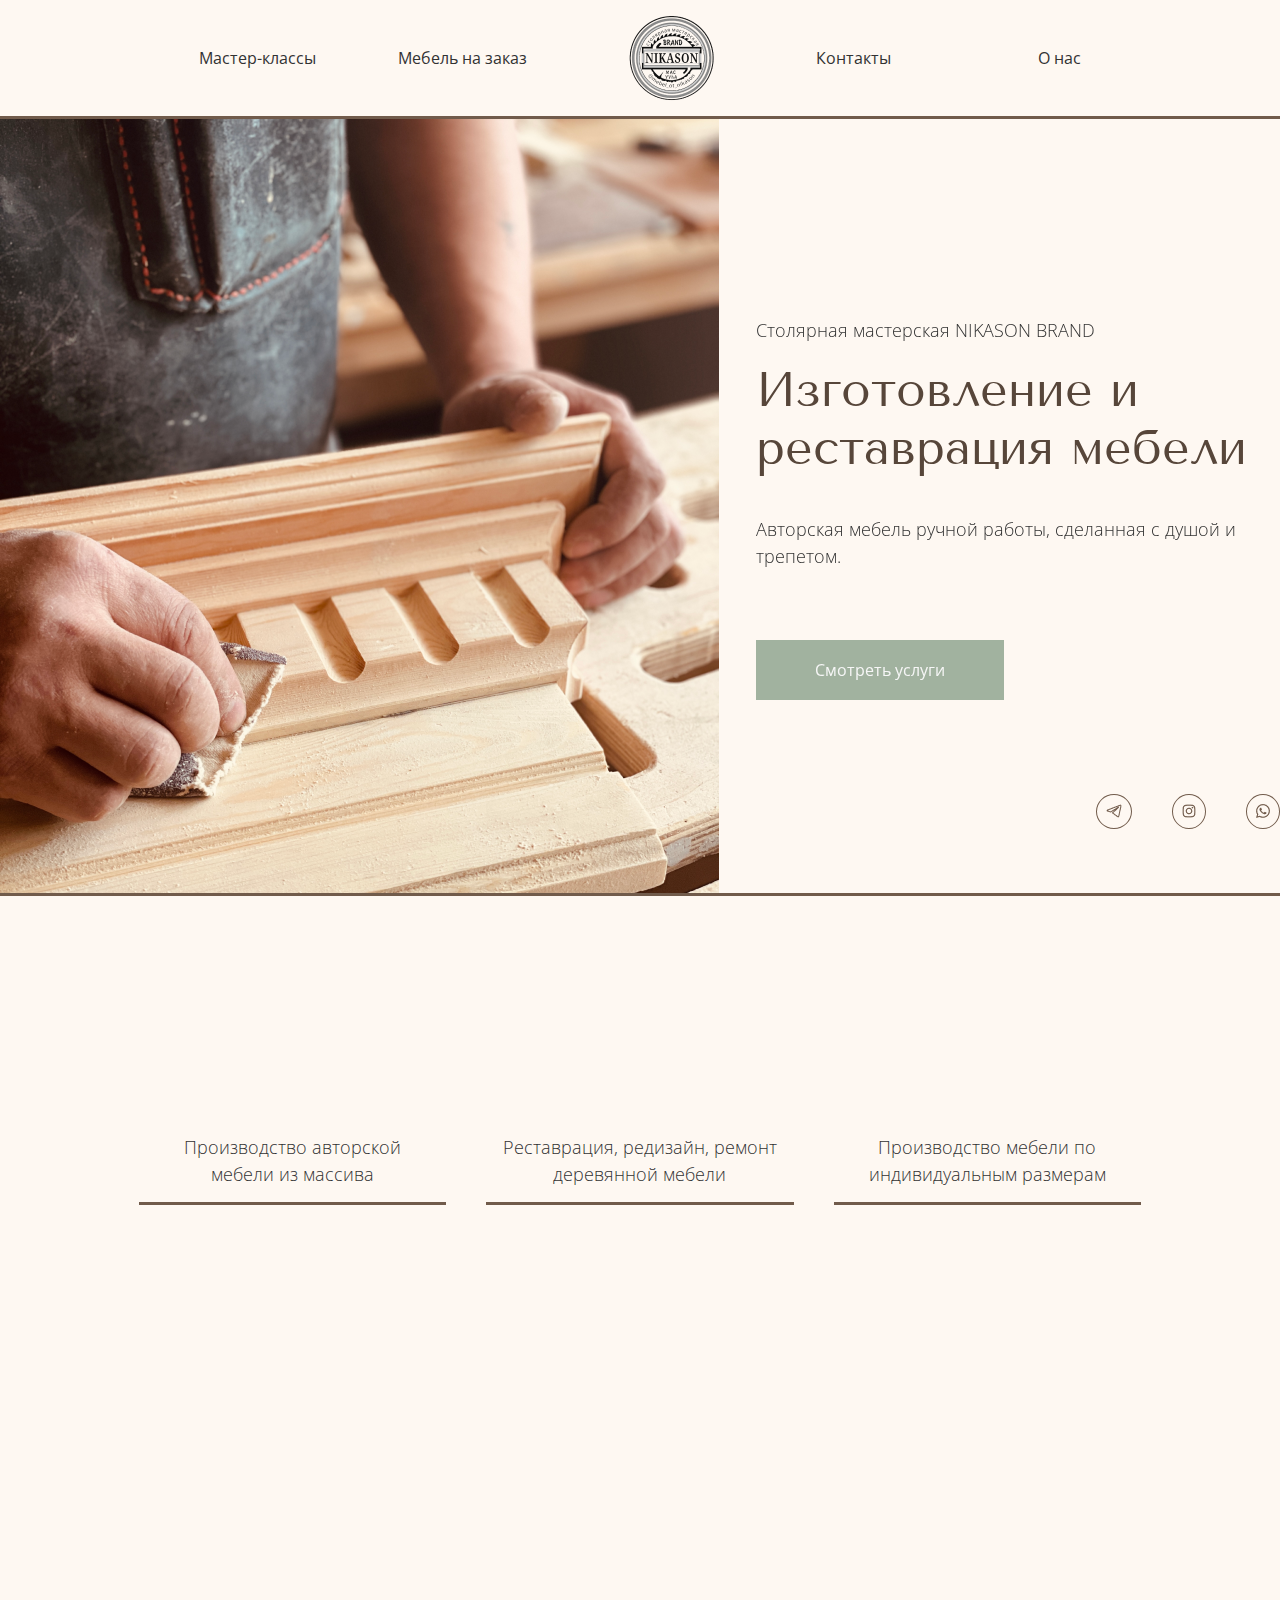
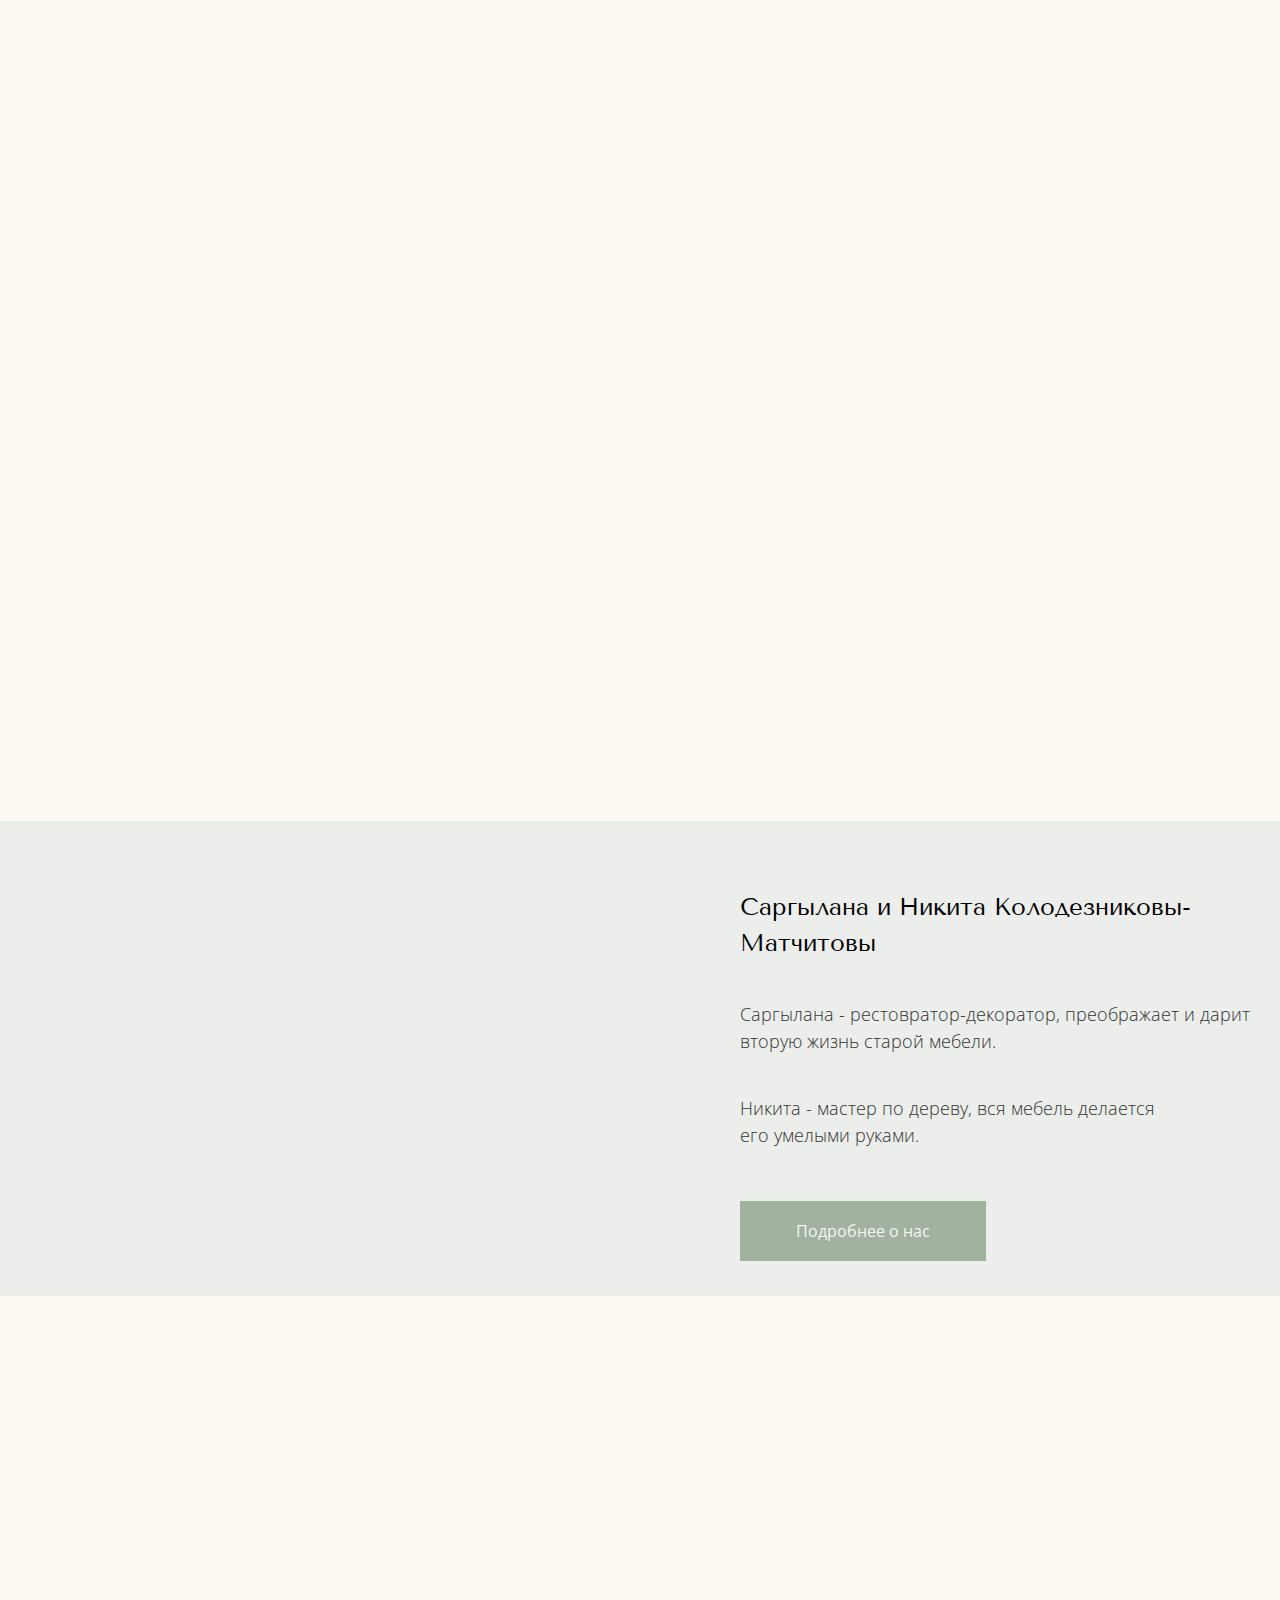
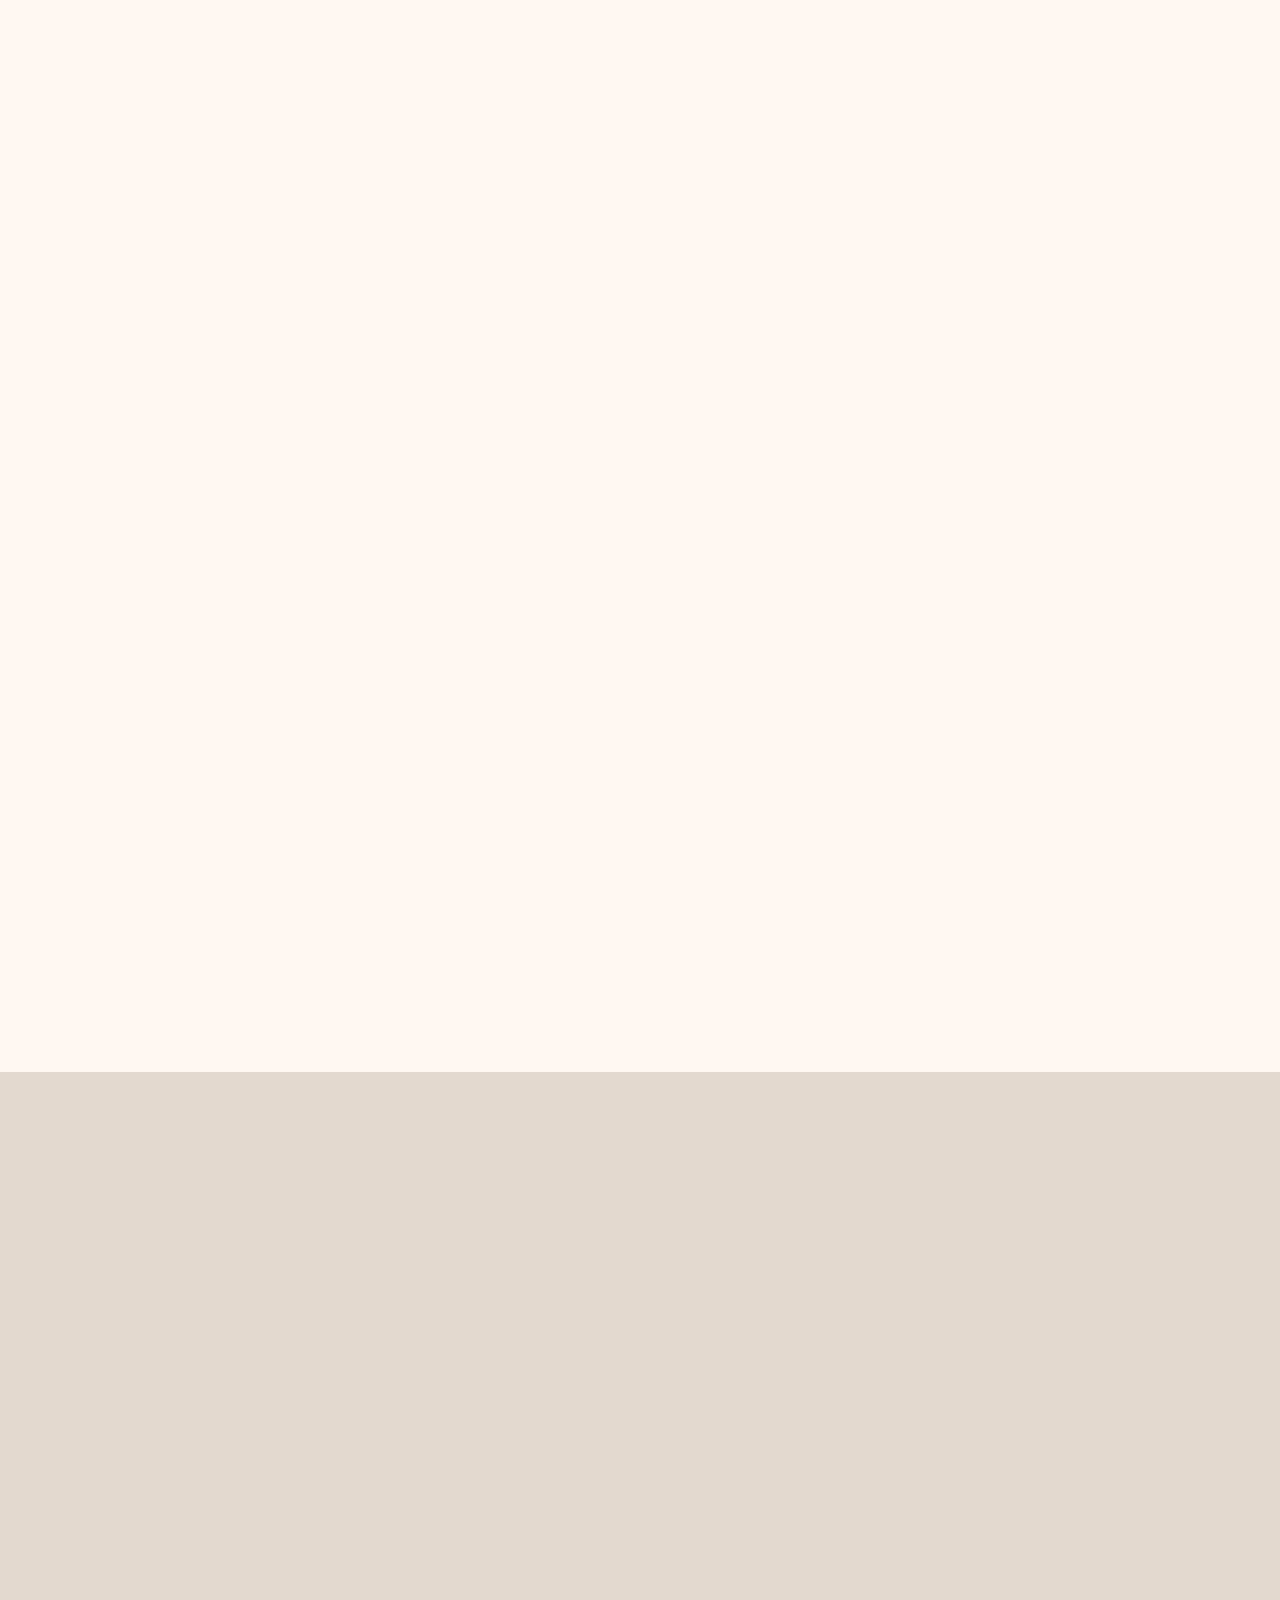
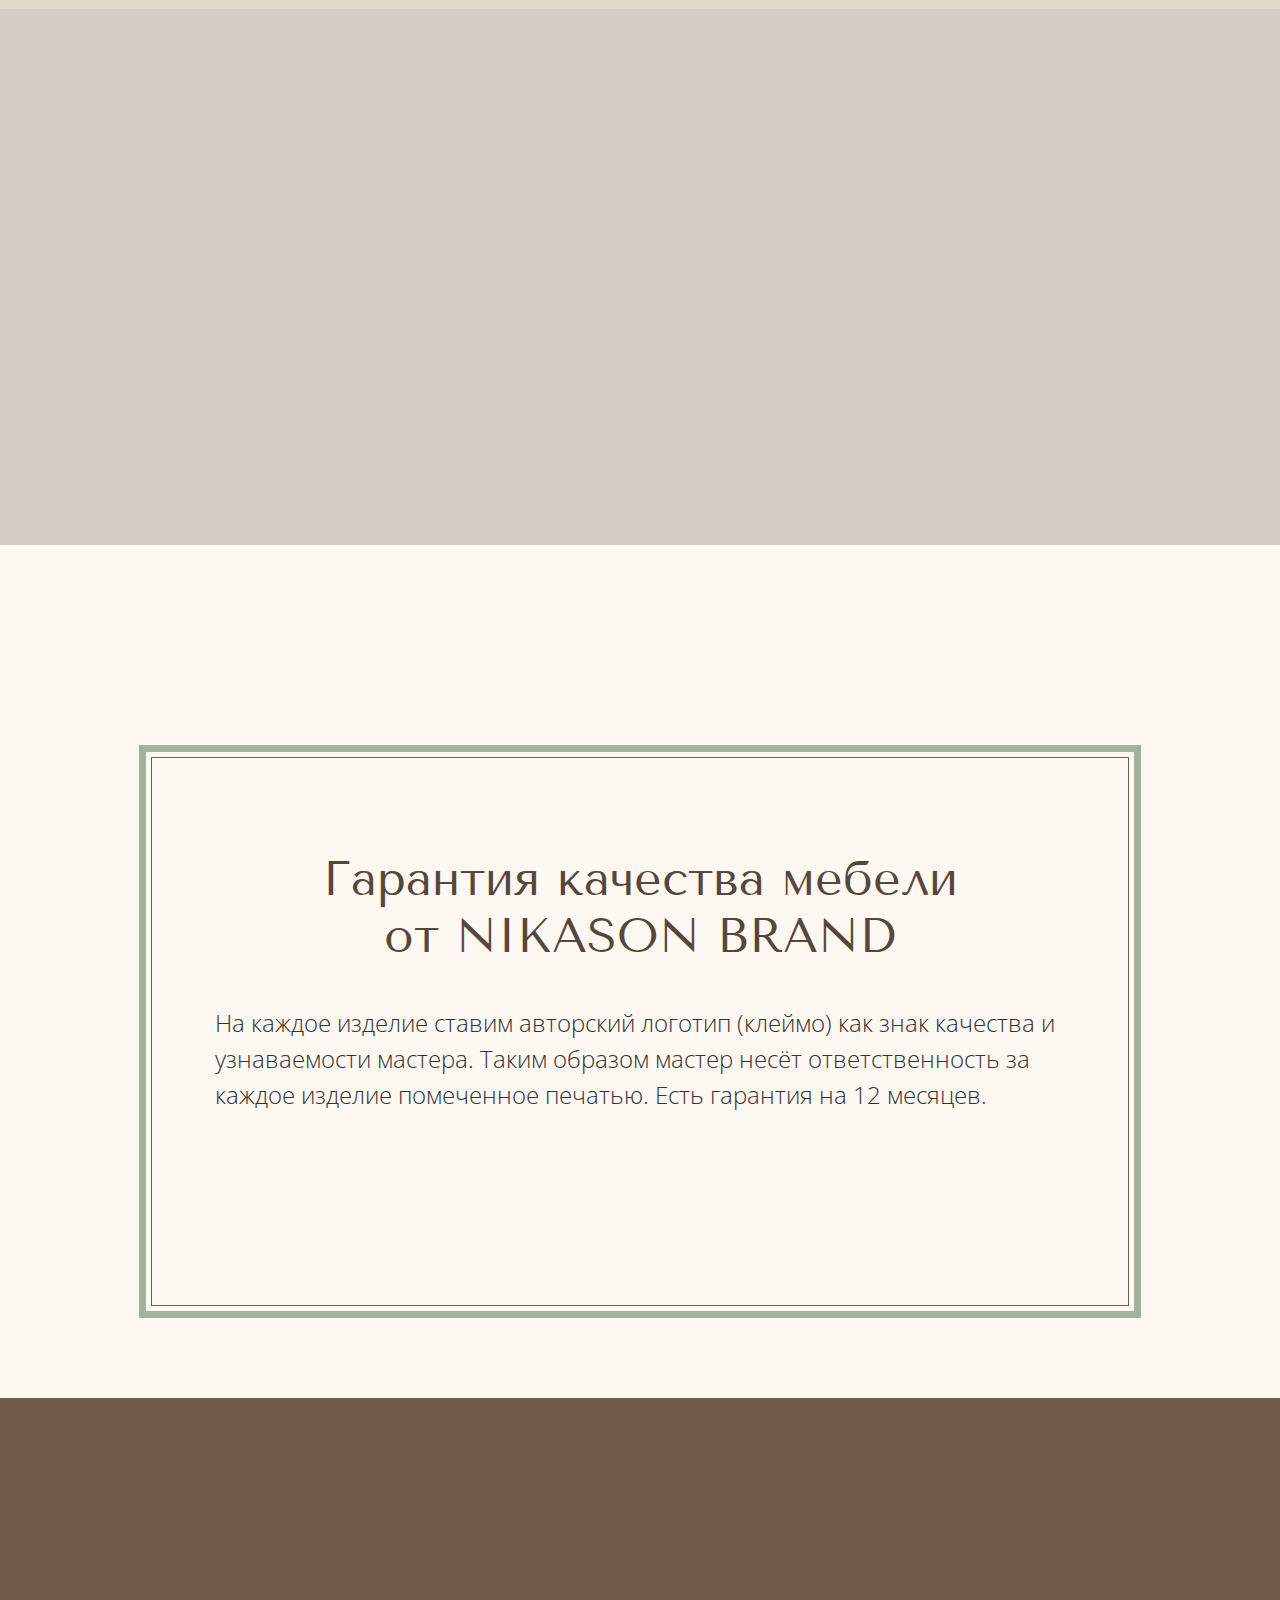
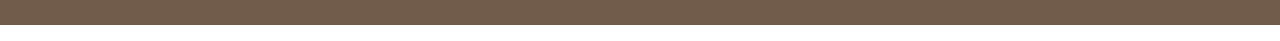
<file: pages/prototype/index.html>
<!DOCTYPE html>
<html lang="en">
<head>
    <meta charset="UTF-8">
    <meta http-equiv="X-UA-Compatible" content="IE=edge">
    <meta name="viewport" content="width=device-width, initial-scale=1.0">
    <link rel="stylesheet" href="../prototype/index.html">
    <link rel="stylesheet" href="../prototype/style/style.css">
    <link rel="stylesheet" href="../prototype/style/fonts.css">
    <link href="https://unpkg.com/aos@2.3.1/dist/aos.css" rel="stylesheet">
    <link rel="icon" href="../../assets/img/logo.png">
    <title>Столярная мастерская NIKASON BRAND</title>
</head>
<body>
    <header class="header">
        <div class="container">
            <nav class="header__nav">
                <div class="header__menu">
                    <span></span>
                    <span></span>
                    <span></span>
                </div>
                
                <div class="hn__block">
                    <div class="exit">
                        X
                    </div>
                    <ul class="hn__list-1">
                        <li>
                            <a class="hn__list-link" href="../мастер_классы/index.html">Мастер-классы</a>
                        </li>
                        <li>
                            <a class="hn__list-link" href="#">Мебель на заказ</a>
                        </li>
                    </ul>
                    <a class="hn__image" href="#"><img src="../../assets/img/logo.png" alt=""></a>
                    <ul class="hn__list-2">
                        <li>
                            <a class="hn__list-link" href="#">Контакты</a>
                        </li>
                        <li>
                            <a class="hn__list-link" href="#">О нас</a>
                        </li>
                    </ul>
                </div>
            </nav>
        </div>
    </header>
    <main class="main">
        <section class="first__section">
           
                <div class="fs__block">
                    <img class="fsimg" src="./images/first__section-preparing.png" alt="">
                    <div class="fs__block--right" data-aos="fade-left">
                        <p>Столярная мастерская NIKASON BRAND</p>
                        <h2>Изготовление и <br> реставрация мебели</h2>
                        <p>Авторская мебель ручной работы, сделанная с душой и трепетом.</p>
                        <button class="btn">Смотреть услуги</button>
                        <div class="apps" data-aos="fade-up-left">
                            <button class="btn_2"><img src="./../../assets/img/f1_img-1.png" alt=""></button>
                            <button class="btn_2"><img src="./../../assets/img/f1_img-2.png" alt=""></button>
                            <button class="btn_2 bt"><img src="./../../assets/img/f1_img-3.png" alt=""></button>
                        </div>
                    </div>
                </div>
            
        </section>
        <section class="info__section">
            <div class="container">
                <div class="is__block">
                    <h2 data-aos="fade-right">NIKASON BRAND это</h2>
                    <div class="is__block--bottom">
                        <div class="is__block--bottom-box">
                            <p>Производство авторской <br> мебели из массива</p>
                        </div>
                        <div class="is__block--bottom-box">
                            <p>Реставрация, редизайн, ремонт <br> деревянной мебели</p>
                        </div>
                        <div class="is__block--bottom-box">
                            <p>Производство мебели по  <br> индивидуальным размерам</p>
                        </div>
                    </div>
                </div>
            </div>
        </section>
        <section class="production__section">
            <div class="container">
                <div class="ps__block">
                    <h2 data-aos="fade-right">Более 10 лет мы производим</h2>
                    <div class="ps__block--bottom" data-aos="fade-up">
                        <div class="ps__block-box">
                            <img src="./images/pct_1.png" alt="">
                            <p>Двери</p>
                        </div>
                        <div class="ps__block-box">
                            <img src="./images/pct_2.png" alt="">
                            <p>Шкафы</p>
                        </div>
                        <div class="ps__block-box">
                            <img src="./images/pct_3.png" alt="">
                            <p>Столы и стулья</p>
                        </div>
                        <div class="ps__block-box">
                            <img src="./images/pct_4.png" alt="">
                            <p>Комоды</p>
                        </div>
                        <div class="ps__block-box">
                            <img src="./images/pct_5.png" alt="">
                            <p>Тумбы</p>
                        </div>
                        <div class="ps__block-box">
                            <img src="./images/pct_6.png" alt="">
                            <p>Арки</p>
                        </div>
                        <div class="ps__block-box">
                            <img src="./images/pct_7.png" alt="">
                            <p>Перегородки</p>
                        </div>
                        <div class="ps__block-box">
                            <img src="./images/pct_8.png" alt="">
                            <p>Кровати</p>
                        </div>
                    </div>
                </div>
            </div>
        </section>
        <section class="family__section">
            <div class="container">
                <h2 data-aos="fade-right">NIKASON BRAND это семейная мастеркая</h2>
            </div>
                <div class="fas__block">
                    <div class="fas__block--bottom">
                        <img data-aos="fade-right" src="./images/center_img.png" alt="">
                        <div class="fas__block--right">
                            <h3>Саргылана и Никита Колодезниковы-Матчитовы</h3>
                            <p>Саргылана - рестовратор-декоратор, преображает и дарит <br> вторую жизнь старой мебели.</p>
                            <p>Никита - мастер по дереву, вся мебель делается <br> его умелыми руками.</p>
                            <button class="btn">Подробнее о нас</button>
                        </div>
                    </div>
                </div>
            
        </section>
        <section class="video__section">
            <div class="container">
                <div class="vs__block">
                    <h2 data-aos="fade-right">Посмотрите видео о нас</h2>
                    
                    <iframe data-aos="fade-up" class="video" width="560" height="315" src="https://www.youtube.com/embed/MlaGpRXoMPc" title="YouTube video player" frameborder="0" allow="accelerometer; autoplay; clipboard-write; encrypted-media; gyroscope; picture-in-picture" allowfullscreen></iframe>
                </div>
            </div>
        </section>
        <section class="actions__sections">
            <div class="container">
                <h2 data-aos="fade-right">Наши услуги</h2>
            </div>
            <div class="order_1">
                <div class="or__block">
                    <img data-aos="fade-right" src="./images/order_1.png" alt="">
                    <div class="or__block--right" data-aos="fade-up">
                        <h3>Мебель на заказ</h3>
                        <p>Мебель под заказ по индивидуальным размерам это гарантия отличного качества, долговечность, экологичность и эксклюзивность наших изделий.</p>
                        <p>Возможность создания своего неповторимого стиля, уникальность и неповторимость каждого изделия.</p>
                        <button class="btn">Заказать мебель</button>
                    </div>
                </div>
            </div>
            <div class="order_2">
                <div class="or__block">
                    <img data-aos="fade-right" src="./images/order_2.png" alt="">
                
                    <div class="or__block--right" data-aos="fade-up">
                        <h3>Мастер-классы</h3>
                        <p>Что делать, если память о предках хочется сохранить, но к вашему интерьеру старая и испорченная мебель не подходит?</p>
                        <p>Правильно, отреставрировать его и наслаждаться не только обновлённым видом мебели, но и с теплотой помнить, что эта мебель была сделана талантливыми предками.</p>
                        <button class="btn">Купить мастер-класс</button>
                    </div>
                </div>
            </div>
        </section>
        <section class="garanty__section">
            <div class="container">
                <div class="garanty__block">
                    <div class="garanty__block-1">
                        <div class="garanty__block-2">
                            <h2>Гарантия качества мебели <br> от NIKASON BRAND</h2>
                            <p>На каждое изделие ставим авторский логотип (клеймо) как знак качества и узнаваемости мастера. Таким образом мастер несёт ответственность за каждое изделие помеченное печатью. Есть гарантия на 12 месяцев. </p>
                        </div>
                        <div class="garanty_logo">
                            <img data-aos="zoom-in" src="./../../assets/img/logo_light.png" alt="">
                        </div>
                    </div>
                </div>
            </div>
        </section>
    </main>
    <footer class="footer">
        <div class="container">
            <div class="ft__block" data-aos="fade-up">
                <p class="footer_text">ИП Колодезников-Матчитов Н.И. <br>
                    ИНН 143515646663</p>
                <ul class="ft__list">
                    <li>
                        <a class="ft__list-link" href="../мастер_классы/index.html">Мастер-классы</a>
                    </li>
                    <li>
                        <a class="ft__list-link" href="#">Мебель на заказ</a>
                    </li>
                </ul>
                <ul class="ft__list">
                    <li>
                        <a class="ft__list-link" href="#">Контакты</a>
                    </li>
                    <li>
                        <a class="ft__list-link" href="#">О нас</a>
                    </li>
                </ul>
                <ul class="ft__list">
                    <li>
                        <a class="ft__list-link" href="#">Политика кофиденциальности</a>
                    </li>
                    <li>
                        <a class="ft__list-link" href="#">Договор оферты</a>
                    </li>
                </ul>
                <div class="apps_2">
                    <button class="btn_3"><img src="./../../assets/img/f_img-1.png" alt=""></button>
                    <button class="btn_3"><img src="./../../assets/img/f_img-2.png" alt=""></button>
                    <button class="btn_3"><img src="./../../assets/img/f_img-3.png" alt=""></button>
                </div>
            </div>
        </div>
    </footer>
</body>
<script src="./script.js"></script>
<script src="https://unpkg.com/aos@2.3.1/dist/aos.js"></script>
<script>
    AOS.init();
  </script>
</html>
</file>
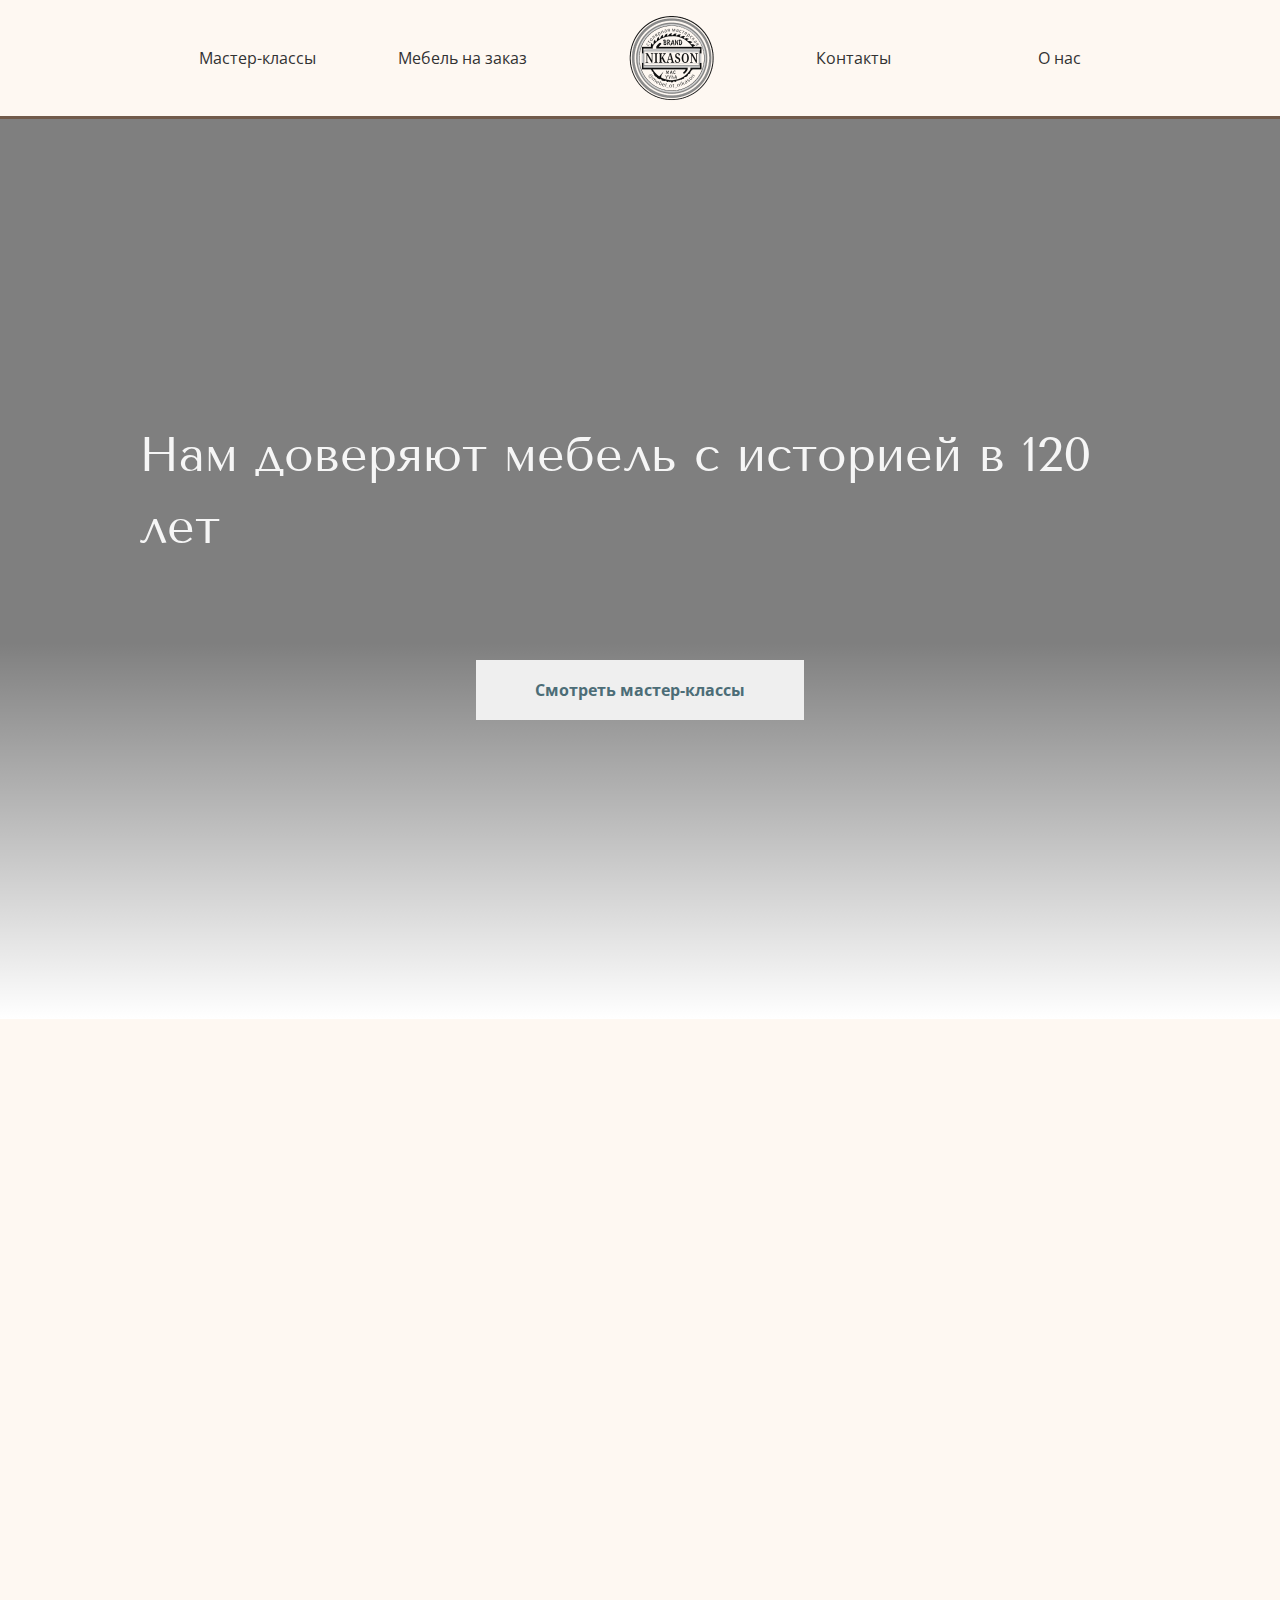
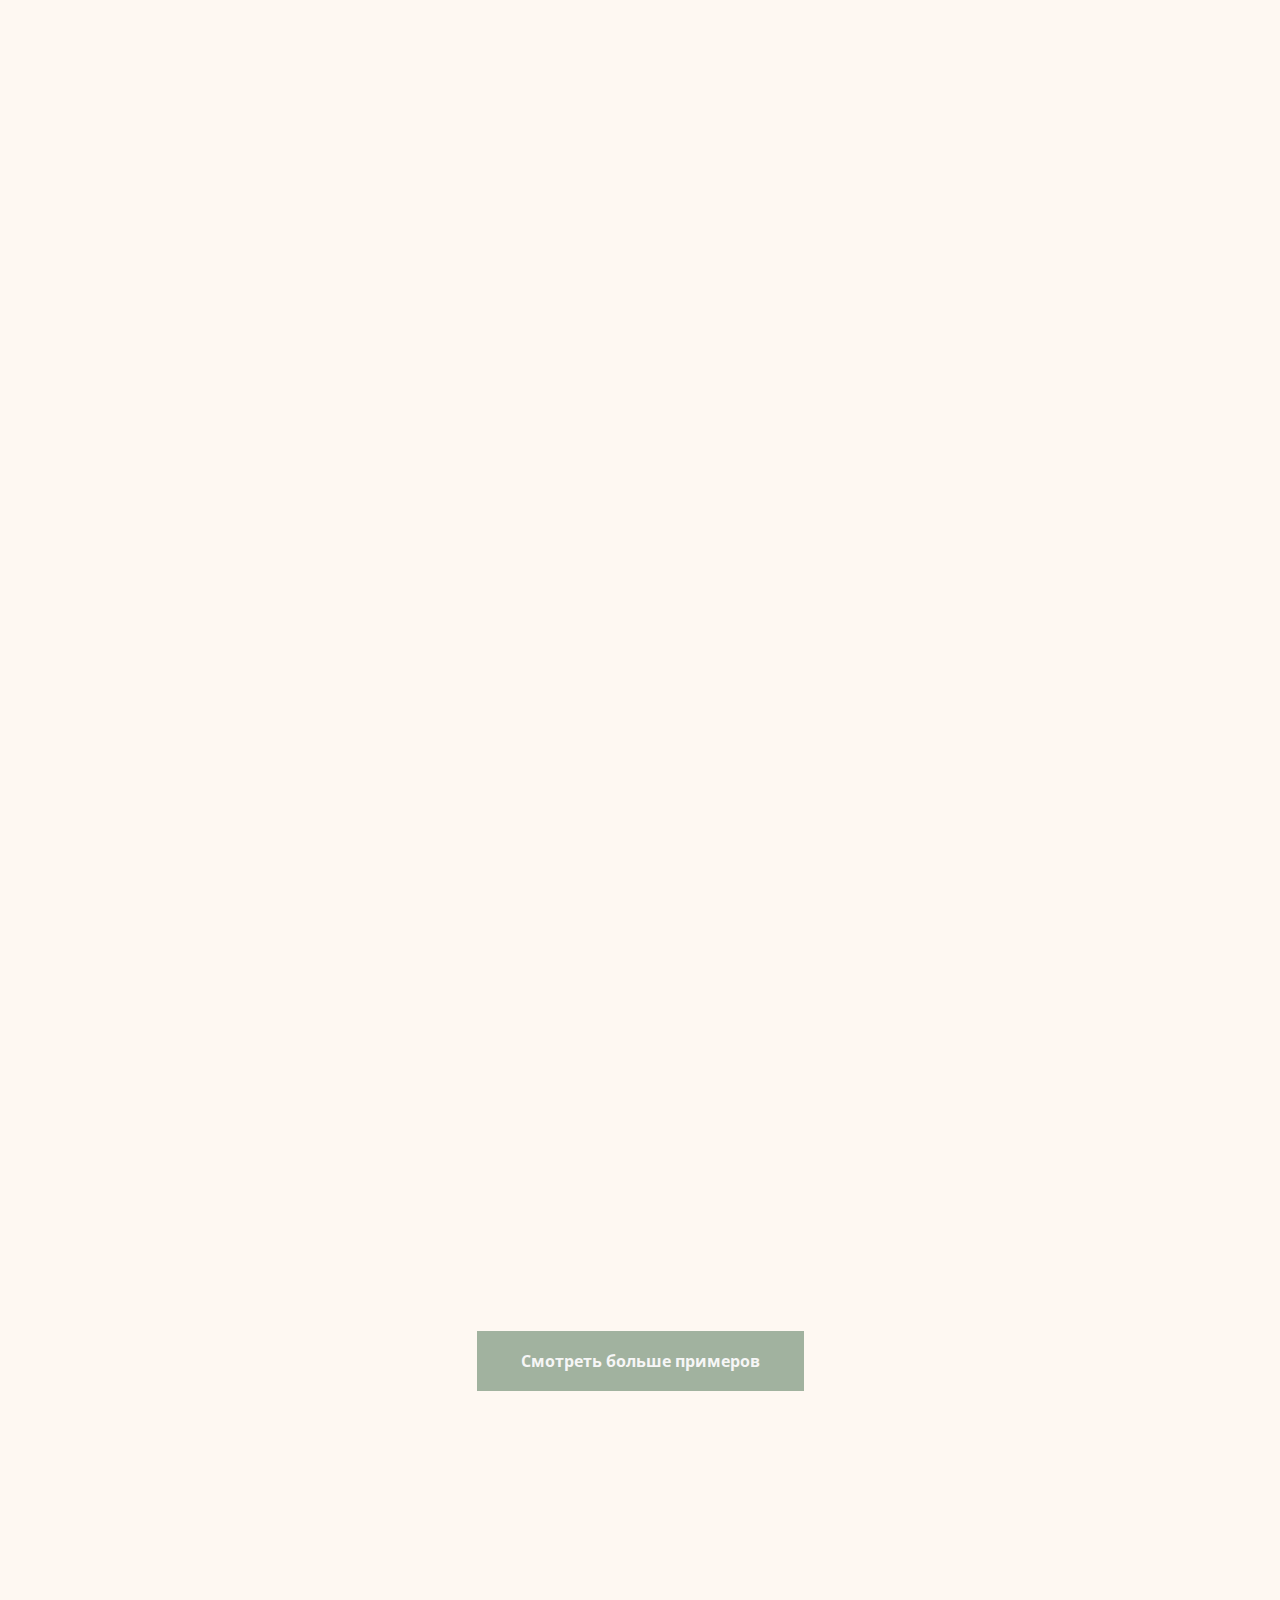
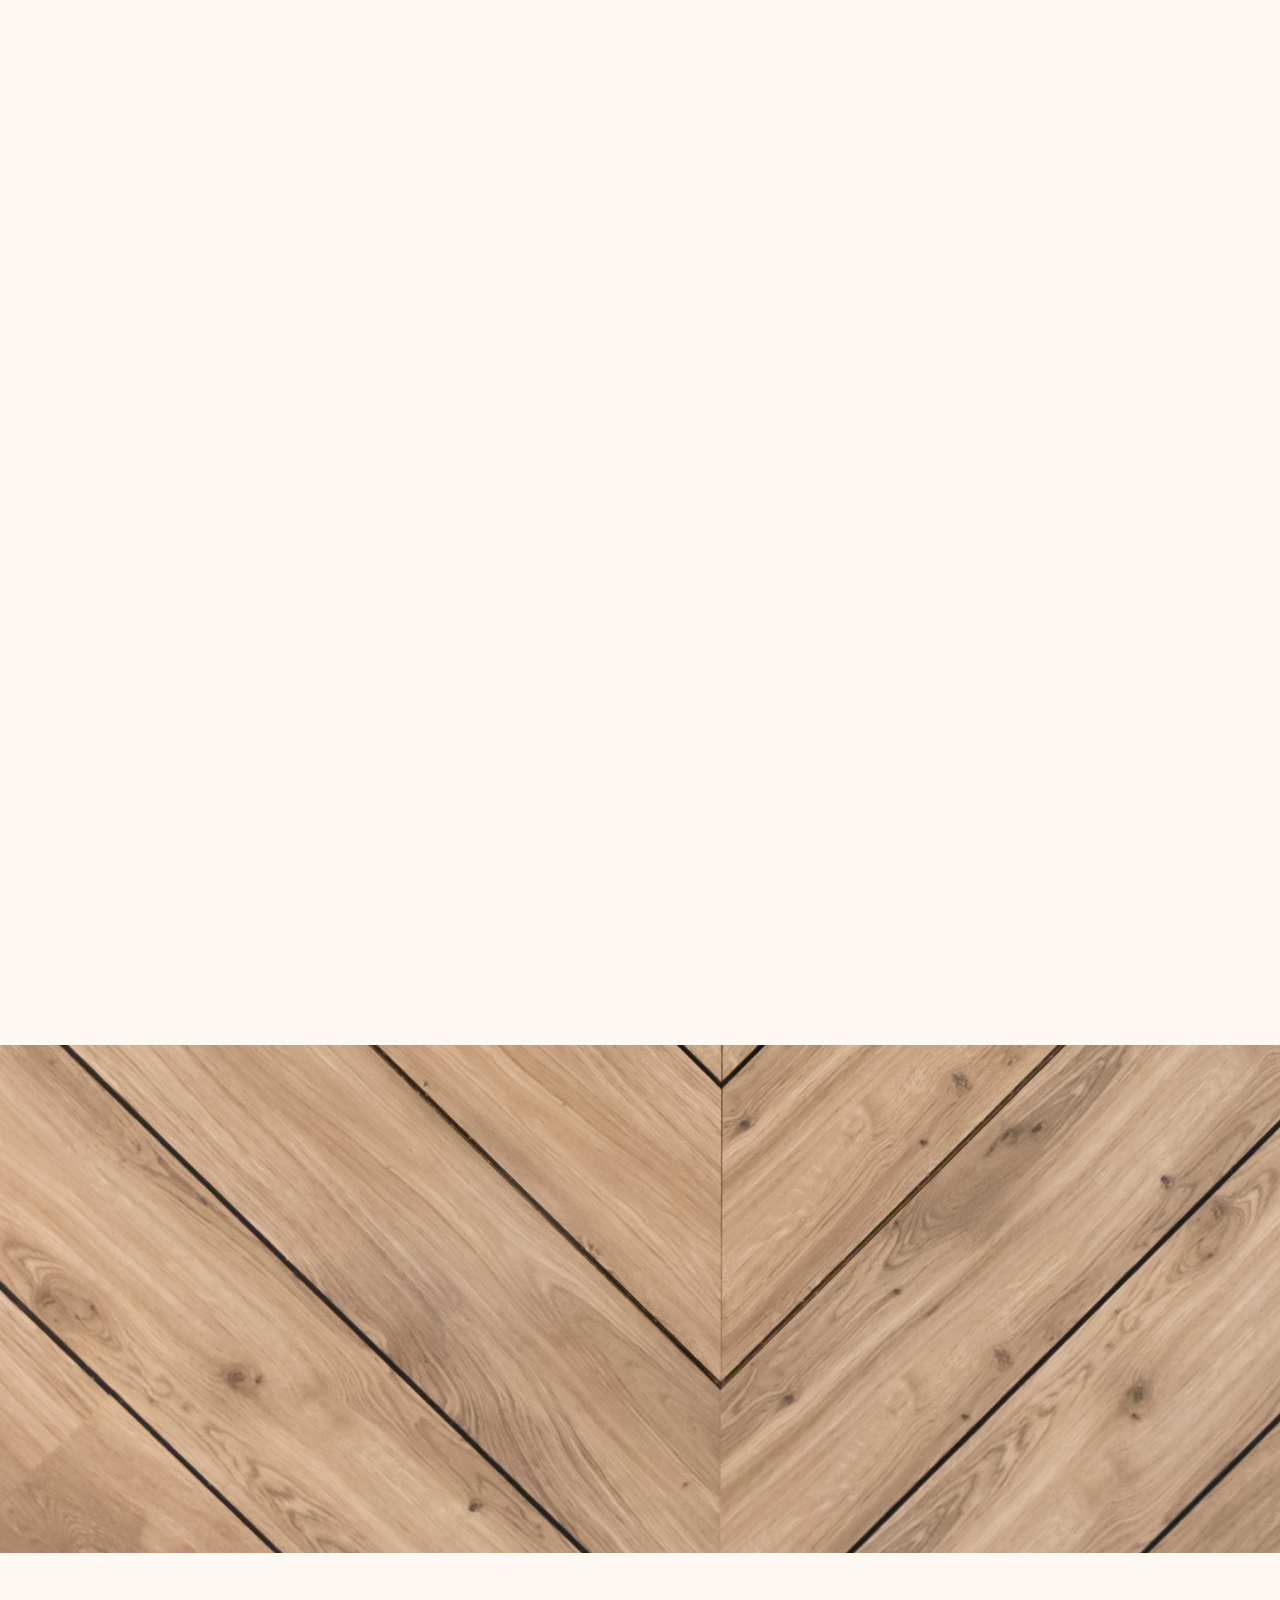
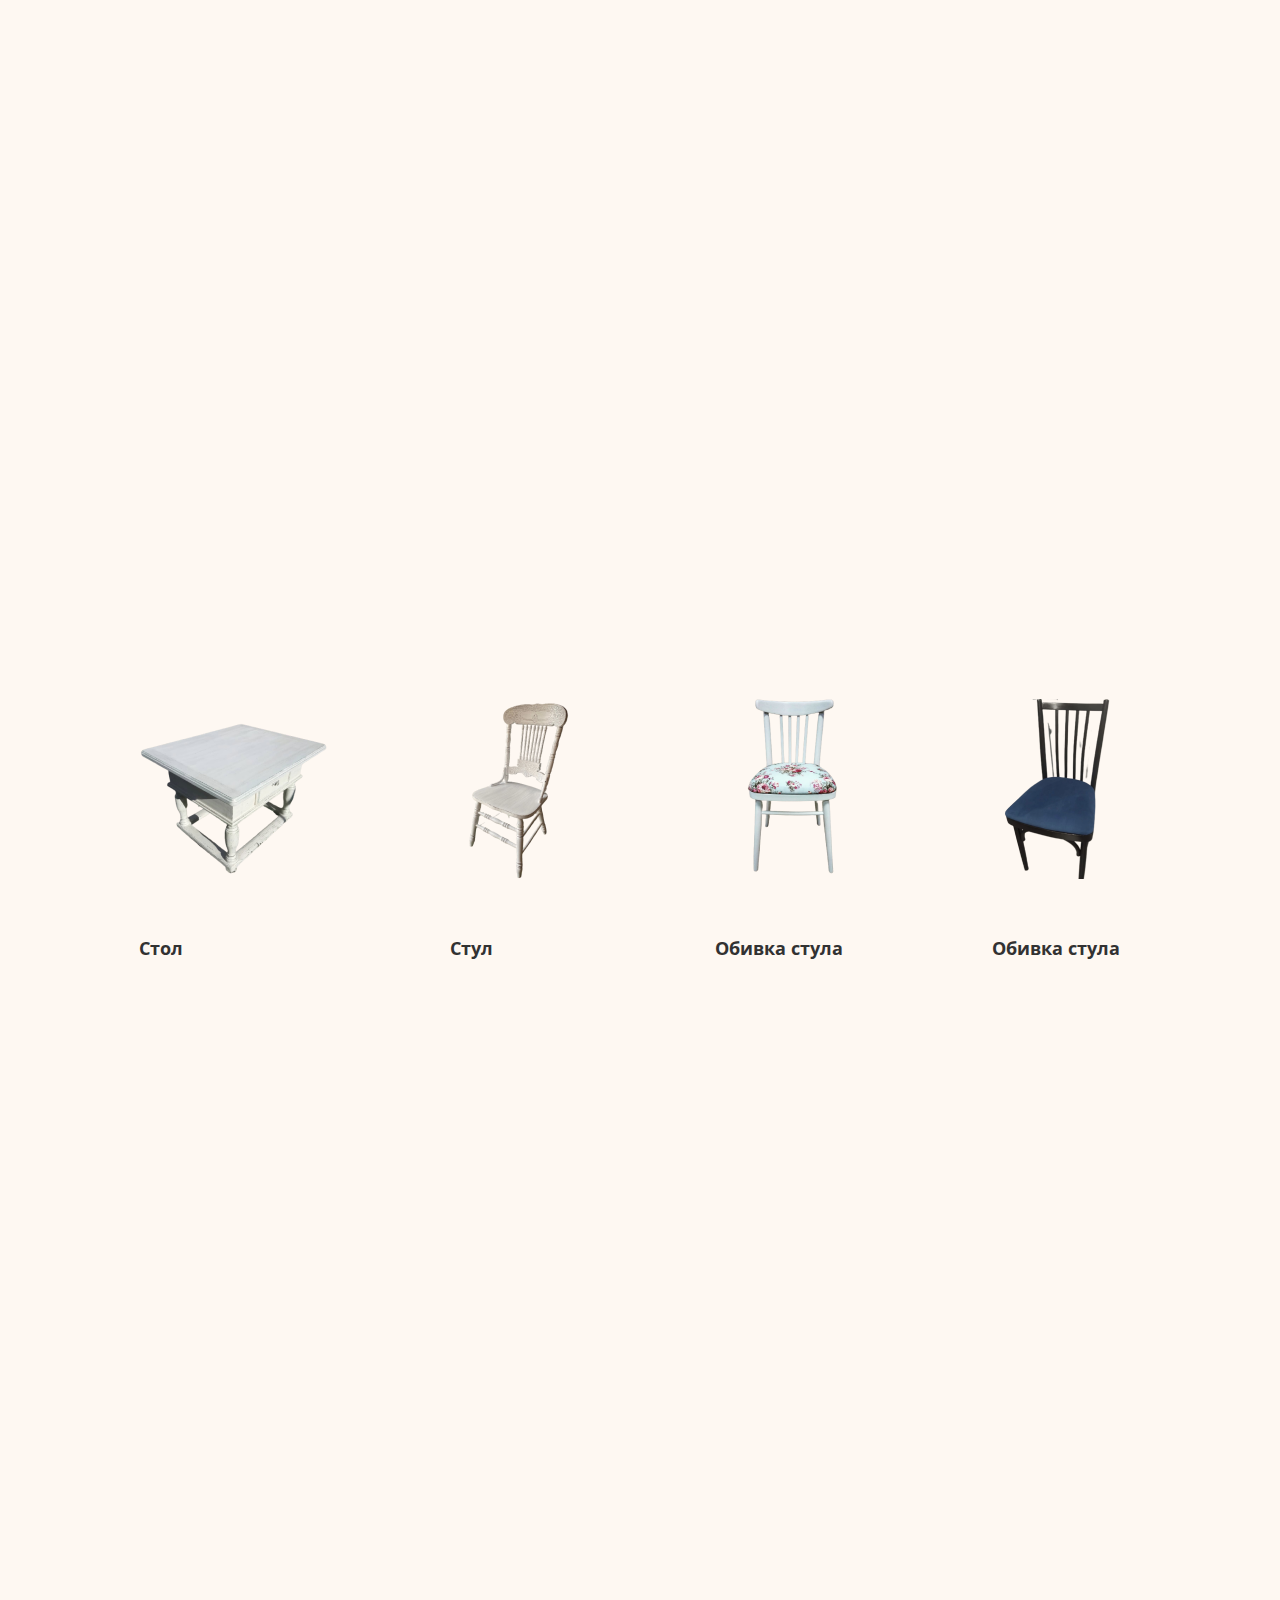
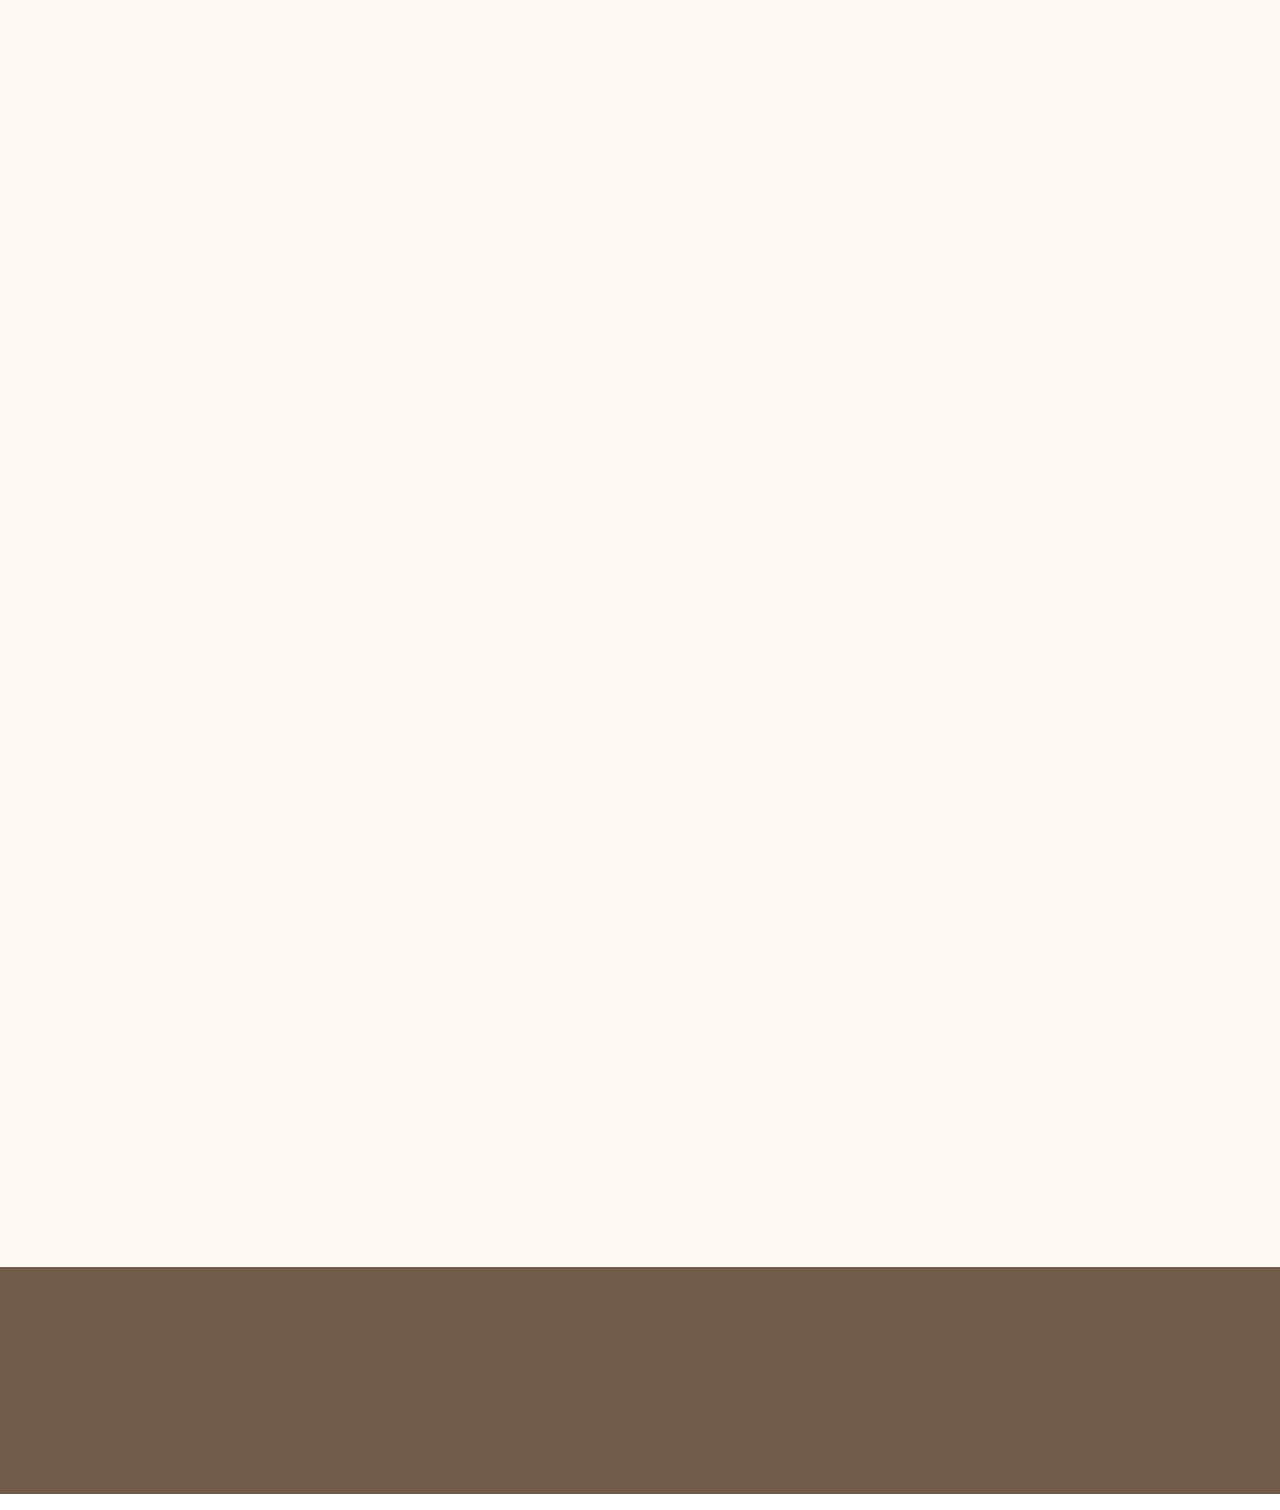
<file: pages/мастер_классы/index.html>
<!DOCTYPE html>
<html lang="en">
<head>
    <meta charset="UTF-8">
    <meta http-equiv="X-UA-Compatible" content="IE=edge">
    <meta name="viewport" content="width=device-width, initial-scale=1.0">
    <link rel="stylesheet" href="../мастер_классы/index.html">
    <link rel="stylesheet" href="../мастер_классы/style/style.css">
    <link rel="stylesheet" href="../мастер_классы/style/fonts.css">
    <link href="https://unpkg.com/aos@2.3.1/dist/aos.css" rel="stylesheet">
    <link rel="icon" href="../../assets/img/logo.png">
    <title>Мастер классы</title>
</head>
<body>
    <header class="header">
        <div class="container">
            <nav class="header__nav">
                <div class="hn__block">
                    <ul class="hn__list-1">
                        <li>
                            <a class="hn__list-link" href="#">Мастер-классы</a>
                        </li>
                        <li>
                            <a class="hn__list-link" href="#">Мебель на заказ</a>
                        </li>
                    </ul>
                    <a class="hn__image" href="./../prototype/index.html"><img src="../../assets/img/logo.png" alt=""></a>
                    <ul class="hn__list-2">
                        <li>
                            <a class="hn__list-link" href="#">Контакты</a>
                        </li>
                        <li>
                            <a class="hn__list-link" href="#">О нас</a>
                        </li>
                    </ul>
                </div>
            </nav>
        </div>
    </header>
    <main class="main">
        <section class="first__section">
            <div class="container">
                <div class="fs__block">
                    <h1 class="m_title" data-aos="fade-right">Нам доверяют мебель с историей в 120 лет</h1>
                    <button data-aos="fade-right">Смотреть мастер-классы</button>
                </div>
            </div>
        </section>
        <section class="works__section">
            <div class="container">
                
                    <h2 class="title" data-aos="fade-right">Наши работы</h2>
                    <div class="ws__block" data-aos="fade-up">
                        <div class="ws__block-1">
                            <div class="box">
                                <img src="./images/p_1.png" alt="">
                                <p>До</p>
                            </div>
                            <div class="box">
                                <img src="./images/p_2.png" alt="">
                                <p>После</p>
                            </div>
                        </div>
                        <div class="ws__block-1">
                            <div class="box">
                                <img src="./images/p_3.png" alt="">
                                <p>До</p>
                            </div>
                            <div class="box">
                                <img src="./images/p_4.png" alt="">
                                <p>После</p>
                            </div>
                        </div>
                        <div class="ws__block-1">
                            <div class="box">
                                <img src="./images/p_5.png" alt="">
                                <p>До</p>
                            </div>
                            <div class="box">
                                <img src="./images/p_6.png" alt="">
                                <p>После</p>
                            </div>
                        </div>
                        <div class="ws__block-1">
                            <div class="box">
                                <img src="./images/p_7.png" alt="">
                                <p>До</p>
                            </div>
                            <div class="box">
                                <img src="./images/p_8.png" alt="">
                                <p>После</p>
                            </div>
                        </div>
                    </div>
                    <button class="btn">Смотреть больше примеров</button>
            </div>
        </section>
        <section class="tech__section">
            <div class="container">
                
                    <h2 class="title" data-aos="fade-right">Какие техники изучите на МК</h2>
                    <div class="ts__block" data-aos="fade-up">
                        <div class="ts__block-1">
                            <img src="./images/or_1.png" alt="">
                            <p>Снятие старой краски</p>
                        </div>
                        <div class="ts__block-1">
                            <img src="./images/or_2.png" alt="">
                            <p>Устранение царапин и мелких дефектов</p>
                        </div>
                        <div class="ts__block-1">
                            <img src="./images/or_3.png" alt="">
                            <p>Ремонт маленьких и  больших сколов</p>
                        </div>
                        <div class="ts__block-1">
                            <img src="./images/or_4.png" alt="">
                            <p>Ремонт поломанной и расклеившейся мебели</p>
                        </div>
                        <div class="ts__block-1">
                            <img src="./images/or_5.png" alt="">
                            <p>Замена старых поврежденных деталей</p>
                        </div>
                        <div class="ts__block-1">
                            <img src="./images/or_6.png" alt="">
                            <p>Приемы и идеи декора. Улучшение дизайна старой мебели</p>
                        </div>
                        <div class="ts__block-1">
                            <img src="./images/or_7.png" alt="">
                            <p>Покраска изделия</p>
                        </div>
                    </div>
            </div>
        </section>
        <section class="life__section">
            <div class="container">
                <div class="ls__block">
                    <h2 class="m_title" data-aos="fade-left">Подари вторую жизнь старой мебели и сохрани историю вашей семьи</h2>
                </div>
            </div>
        </section>
        <section class="res__section">
            <div class="container">
                <h2 class="title" data-aos="fade-right">Мастер-классы по реставрации мебели</h2>
                <div class="rs__main">
                <div class="rs__block" data-aos="fade-up">
                    
                        
                            <div class="box_1 box-6">
                                <img src="./images/res_1.png" alt="">
                                <p>Буфет</p>
                            </div>
                            <div class="box_2 box-6">
                                <img src="./images/res_2.png" alt="">
                                <p>Сундук</p>
                            </div>
                        
                        
                            <div class="box_3 box-6">
                                <img src="./images/res_3.png" alt="">
                                <p>Комод</p>
                            </div>
                            <div class="box_3 box-6">
                                <img src="./images/res_4.png" alt="">
                                <p>Советское кресло</p>
                            </div>
                        </div>
                        <div class="rs__block">
                        
                            <div class="box_4 box-6">
                                <img src="./images/res_5.png" alt="">
                                <p>Стол</p>
                            </div>
                            <div class="box_4 box-6">
                                <img src="./images/res_6.png" alt="">
                                <p>Стул</p>
                            </div>
                        
                        
                            <div class="box_4 box-6">
                                <img src="./images/res_7.png" alt="">
                                <p>Обивка стула</p>
                            </div>
                            <div class="box_4 box-6">
                                <img src="./images/res_8.png" alt="">
                                <p>Обивка стула</p>
                            </div>
                        </div>
                    
                </div>

            </div>
        </section>
        <section class="table__section">
            <div class="container">
                <h2 class="title" data-aos="fade-right">Мастер-классы по столярному делу</h2>
                <div class="tbs__block" data-aos="fade-up">
                    <div class="tbs__block-1">
                        <img src="./images/table-1.png" alt="">
                        <p>Консольный столик</p>
                    </div>
                    <div class="tbs__block-1">
                        <img src="./images/table-2.png" alt="">
                        <p>Столярное дело для начинающих</p>
                    </div>
                </div>
            </div>
        </section>
        <section class="des__section">
            <div class="container">
                <div class="ds__block">
                    <div class="ds__block--left" data-aos="fade-down-right">
                        <h2 class="title">Руководство по редизайну <br> деревянной мебели</h2>
                        <p>Здесь мы собрали всю информацию от подбора инстурментов и материалов до сборки мебели и фурнитуры. Чтобы вы самостоятельно могли разобраться с нюансами работы со старой мебелью из дерева. Наше руководство непременно станет вашей настольной книгой по реставрации мебели.</p>
                        <button class="btn">Подробнее</button>
                    </div>
                    <div class="ds__block--right" data-aos="flip-right">
                        <img class="box_logo" src="../../assets/img/logo.png" alt="">
                        <p class="suptitle">Краткое руководство по <br> редизайну деревянной мебели</p>
                        <h3>Реставрируй с NIKASON</h3>
                        <div class="afbf">
                            <div class="afbf-1">
                                <img src="./images/p_5.png" alt="">
                                <p>До</p>
                            </div>
                            <div class="afbf-1">
                                <img src="./images/p_6.png" alt="">
                                <p>После</p>
                            </div>
                        </div>
                        <a class="insta" href="">
                            <p>@mebel_ot_nikason</p>
                        </a>
                    </div>
                </div>
            </div>
        </section>
        <footer class="footer">
            <div class="container">
                <div class="ft__block" data-aos="fade-up">
                    <p class="footer_text">ИП Колодезников-Матчитов Н.И. <br>
                        ИНН 143515646663</p>
                    <ul class="ft__list">
                        <li>
                            <a class="ft__list-link" href="#">Мастер-классы</a>
                        </li>
                        <li>
                            <a class="ft__list-link" href="#">Мебель на заказ</a>
                        </li>
                    </ul>
                    <ul class="ft__list">
                        <li>
                            <a class="ft__list-link" href="#">Контакты</a>
                        </li>
                        <li>
                            <a class="ft__list-link" href="#">О нас</a>
                        </li>
                    </ul>
                    <ul class="ft__list">
                        <li>
                            <a class="ft__list-link" href="#">Политика кофиденциальности</a>
                        </li>
                        <li>
                            <a class="ft__list-link" href="#">Договор оферты</a>
                        </li>
                    </ul>
                    <div class="apps_2">
                        <button class="btn_3"><img src="./../../assets/img/f_img-1.png" alt=""></button>
                        <button class="btn_3"><img src="./../../assets/img/f_img-2.png" alt=""></button>
                        <button class="btn_3"><img src="./../../assets/img/f_img-3.png" alt=""></button>
                    </div>
                </div>
            </div>
        </footer>
    </main>
</body>
<script src="https://unpkg.com/aos@2.3.1/dist/aos.js"></script>
<script>
    AOS.init();
  </script>
</html>
</file>
<file: pages/prototype/style/style.css>
* {
    margin: 0;
    padding: 0;
    box-sizing: border-box;
}
.container {
    max-width: 1440px;
    width: 100%;
    padding: 0 139px;
    margin: 0 auto;
}
.header {
    background-color: rgb(254, 248, 242);
    padding: 15px 60px;
    border-bottom: 3px solid #715B4B;
}
.header__menu {
    display: none;
}
.exit {
    display: none;
}
.hn__image {
    display: flex;
    justify-self: center;
}
.hn__block {
    display: flex;
    align-items: center;
    justify-content: space-between;
}
.hn__list-1 {
    display: flex;
    gap: 82px;
    list-style: none;
}
.hn__list-2 {
    display: flex;
    gap: 147px;
    list-style: none;
}
.hn__list-link {
    text-decoration: none;
    font-family: 'Open-Regular';
    font-style: normal;
    font-weight: 400;
    font-size: 16px;
    line-height: 150%;
    text-align: center;
    color: #323232;
}
.hn__list-link::after {
    display: block;
    left: 0;
    width: 0;
    height: 1px;
    background-color: #bababa;
    content: '';
    transition: width 0.3s ease-out;
    

}
.hn__list-link:hover::after, .hn__list-link:focus::after {
    width: 100%;
}
.hn__list-link:hover {
    color: #bababa;
}
.first__section {
    background:rgb(254, 248, 242) ;
    display: flex;
    border-bottom: 3px solid #715B4B;
}
.fs__block {
    display: grid;
    grid-template-columns: repeat(2, 1fr); 
}
.fs__block--right {
    padding: 198px 0 0 37px;
    grid-column: 2/3;
    flex-direction: column;
    display: flex;
}

.fs__block img {
    grid-column: 1/2;
}
.fs__block--right p:nth-of-type(1) {
    margin-bottom: 17px;
}
.fs__block--right p:nth-of-type(2) {
    margin-top: 40px;
    margin-bottom: 70px;
}
p {
    font-family: 'Open-Regular';
    font-style: normal;
    font-weight: 300;
    font-size: 18px;
    line-height: 150%;
    color: #323232;    
}
h2 {
    font-family: 'Tenor-Regular';
    font-style: normal;
    font-weight: 400;
    font-size: 48px;
    line-height: 120%;
    color: #57463A;
}
.fs__block--right .btn {
    padding: 18px 59px;
}
.btn {
    background: #A1B29F;
    font-family: 'Open-Regular';
    font-style: normal;
    font-weight: 400;
    font-size: 16px;
    line-height: 150%;
    text-align: right;
    color: #F6F6F6;
    cursor: pointer;
    align-self: flex-start;
    border: none;
}
.apps {
    display: flex;
    gap: 40px;
    margin-top: 94px;
    align-self: flex-end;
}
.btn_2 {
    border: 1px solid #715B4B;
    background-color: transparent;
    border-radius: 50%;
    padding: 9px 9px 7px 9px;
    cursor: pointer;
}
.info__section {
    padding: 80px 0;
    background: rgb(254, 248, 242);
}
.is__block {
    display: flex;
    flex-direction: column;
}
.is__block--bottom {
    margin-top: 100px;
    display: flex;
    gap: 40px;
    justify-content: space-around;
}
.is__block--bottom-box {
    border-bottom: 3px solid #715B4B;
    padding-bottom: 14px;
    max-width: 360px;
    width: 100%;
}
.is__block--bottom p {
    text-align: center;
}
.production__section {
    padding:80px 0; 
    background-color: rgb(254, 248, 242);
}
.ps__block--bottom {
    display: grid;
    grid-template: repeat(2,1fr)/repeat(4,1fr);
    background: #715B4B;
    gap: 2px;
    padding: 2px;
}
.ps__block h2 {
    margin-bottom: 100px;
}
.ps__block-box p {
    margin-top: 20px;
}
.ps__block-box {
    display: flex;
    flex-direction: column;
    align-items: center;
    text-align: center;
    padding: 56px 0;
    background-color: rgb(254, 248, 242);
}
.family__section {
    padding: 80px 0;
    background-color: rgb(254, 248, 242);
}
.fas__block--bottom {
    background: #EBEEEB;
    display: flex;
}
.fas__block--right {
    padding: 68px 0 0 40px;
}
.family__section h2{
    margin-bottom: 100px;
}
h3 {
    font-family: 'Tenor-Regular';
    font-style: normal;
    font-weight: 400;
    font-size: 24px;
    line-height: 150%;
    color: #000000;
}
.fas__block--right h3{
    margin-bottom: 40px;
}
.fas__block--right p:nth-of-type(1) {
    margin-bottom: 40px;
}
.fas__block--right button {
    padding: 18px 56px;
    margin-top: 52px;
}
.video__section {
    padding: 80px 0;
    background: rgb(254, 248, 242);
}
.video {
    margin-top: 100px;
    height: 700px;
    width: 100%;
    display: flex;
    justify-content: center;
    align-items: center;
}
.actions__sections {
    padding: 120px 0;
    background: rgb(254, 248, 242);
}
.or__block {
    
    display: flex;
}
.or__block--right {
    padding: 110px 0 0 41px;
}
.or__block--right h3 {
    margin-bottom: 40px;
}
.or__block--right .btn {
    margin-top: 60px;
}
.or__block--right .btn {
    padding: 18px 42px;
}
.order_1 {
    margin-top: 100px;
    background: #E3DACE;
}
.order_2 {
    background: #D4CDC3;
}
.garanty__section {
    padding: 80px 0;
    background: rgb(254, 248, 242);
}
.garanty__block {
    border: 7px solid #A1B29F;
    padding: 5px;
    display: flex;
    flex-direction: column;
}
.garanty__block-1 {
    border: 1px solid #715B4B;
    padding: 38px 63px;
    
}
.garanty__block-2 {
    display: flex;
    justify-content: center;
    flex-direction: column;
}
.garanty__block-2 h2 {
    text-align: center;
    margin-bottom: 40px;
    margin-top: 54px;
}
.garanty_logo {
    text-align: end;
}
.garanty__block-2 p {
    font-size: 24px;
    height: 100%;
    margin: 0 auto;
    width: 1135;
}
.footer {
    padding: 84px 0;
    background: #715B4B;
}
.footer_text {
    font-family: 'Open-Regular';
    font-style: normal;
    font-weight: 300;
    font-size: 16px;
    line-height: 150%;
    color: #F6F6F6;
}
.ft__block {
    display: flex;
    justify-content: space-between;
}
.ft__list {
    display: flex;
    flex-direction: column;
    list-style: none;
    gap: 9px;
}
.ft__list-link {
    text-decoration: none;
    font-family: 'Open-Regular';
    font-style: normal;
    font-weight: 300;
    font-size: 16px;
    line-height: 150%;
    color: #F6F6F6;
}
.btn_3 {
    border: 1px solid #F6F6F6;
    background-color: transparent;
    border-radius: 50%;
    padding: 15px 15px 12px;
    cursor: pointer;
}
.apps_2 {
    align-items: center;
    display: flex;
    gap: 18px;
}
.ft__list-link::after {
    display: block;
    left: 0;
    width: 0;
    height: 1px;
    background-color: rgb(254, 248, 242);
    content: '';
    transition: width 0.3s ease-out;
    

}

.ft__list-link:hover::after, .hn__list-link:focus::after {
    width: 100%;
}


@media (max-width:1208px) {
    .fs__block {
        display: flex;
        width: 100%;
        justify-content: center;
        flex-wrap: wrap-reverse;
        border: none;
    }
    .fs__block .fsimg {
        width: 100%;
        margin-top: 40px;
    }
}
@media (max-width:960px) {
    .bt {
        display: none;
    }
    .container {
        padding: 0 30px;
    }
    .title {
        font-size: 32px;
    }
    .is__block--bottom {
        flex-wrap: wrap;
    }
    .is__block {
        justify-content: center;
    }
    .fas__block--bottom {
        background: transparent;
        display: flex;
        flex-wrap: wrap;
    }
    .fas__block--bottom img {
        width: 100%;
    }
    .or__block {
        flex-wrap: wrap;
        justify-content: center;
        padding-bottom: 115px;
    }
    .or__block img {
        width: 100%;
    }
    .garanty__block-1 {
        flex-wrap: wrap;
        display: flex;
        flex-direction: column;
        
    }
    .garanty__block-2 h2 {
        
        display: none;
    }
    .garanty_logo {
        justify-content: end;
    }
    .ft__block {
        display: flex;
        flex-wrap: wrap-reverse;
        justify-content: center;
        gap: 40px;
    }
    .ps__block--bottom {
        grid-template: repeat(4,1fr)/repeat(2,1fr);
    }
    .hn__list-1, .hn__list-2 {
        gap: 40px;
    }
    .vs__block {
        display: flex;
        flex-direction: column;
        justify-content: center;
    }
    h2 {
        font-size: 32px;
    }
    .garanty__block-2 {
        max-height: none;
    }
    .garanty__block-1 {
        padding: 64px 5px;
    }
    .garanty__block-2 p {
        font-size: 16px;
    }
    .garanty_logo img {
        width: 68px;
        height: 68px;
        
    }
    p {
        font-size: 16px;
    }
    .apps {
        align-self: flex-start;
    }
    .fs__block--right {
        padding: 80px 0 0 37px;
    }
    .production__section, .video__section {
        padding: 10px 0;
    }
    .actions__sections {
        padding: 80px 0;
    }
    .garanty__section {
        padding: 10px 0 150px;
    }
    .ps__block-box {
        padding: 26px 0;
    }


    /* BURGER MENU */
  .header__menu {
    display: flex;
    flex-direction: column;
    gap: 4px;
    cursor: pointer;
  }

  .header__menu span {
    width: 28px;
    height: 3px;
    background-color: #fff;
  }

  .hn__block {
    display: none;
  }

  .exit.active {
    display: block;
    font-size: 25px;
    color: #fff;
    font-weight: bold;
    cursor: pointer;
    position: absolute;
    top: -3%;
    right: 0;
  }

  .header__nav.active {
    padding: 10px 0;
  }

  .header {
    background-color: #000000;
    border-bottom: none;
    position: relative;
  }

  .header__nav {
    display: flex;
    justify-content: flex-end;
  }

  .hn__block.active {
    display: flex;
    flex-direction: column;
    position: absolute;
    height: 508px;
    gap: 20px;
    justify-content: center;
    width: 75vw;
  }

  .hn__block.active .hn__list-1,
  .hn__block.active .hn__list-2 {
    flex-direction: column;
    order: 1;
    align-items: center;
    gap: 20px;
  }

  .fs__block.active {
    padding-top: 400px;
  }

  /* BURGER MENU */
}
</file>
<file: pages/prototype/style/fonts.css>
@font-face {
    font-family: 'Open-Regular';
    src: url('../../../assets/fonts/OpenSans-VariableFont_wdth\,wght.ttf');
}
@font-face {
    font-family: 'Tenor-Regular';
    src: url('../../../assets/fonts/TenorSans-Regular.ttf');
}
.fa-regular {
    font-family: "fontAwesome-regular";
    font-style: normal;
}
.fa-brands {
    font-family: "fontAwesome-brands";
    font-style: normal;
}
.fa-duotone {
    font-family: "fontAwesome-duotone";
    font-style: normal;
}
.fa-light, .fa-thin {
    font-family: "fontAwesome-light";
    font-style: normal;
}
.fa-solid {
    font-family: "fontAwesome-solid";
    font-style: normal;
}
</file>
<file: pages/мастер_классы/style/style.css>
* {
    margin: 0;
    padding: 0;
    box-sizing: border-box;
}
.container {
    max-width: 1440px;
    width: 100%;
    padding: 0 139px;
    margin: 0 auto;
}
.header {
    background-color: rgb(254, 248, 242);
    padding: 15px 60px;
    border-bottom: 3px solid #715B4B;
}
.hn__image {
    display: flex;
    justify-self: center;
}
.hn__block {
    display: flex;
    align-items: center;
    justify-content: space-between;
}
.hn__list-1 {
    display: flex;
    gap: 82px;
    list-style: none;
}
.hn__list-2 {
    display: flex;
    gap: 147px;
    list-style: none;
}
.hn__list-link {
    text-decoration: none;
    font-family: 'Open-Regular';
    font-style: normal;
    font-weight: 400;
    font-size: 16px;
    line-height: 150%;
    text-align: center;
    color: #323232;
}
.hn__list-link::after {
    display: block;
    left: 0;
    width: 0;
    height: 1px;
    background-color: #bababa;
    content: '';
    transition: width 0.3s ease-out;
    

}
.hn__list-link:hover::after, .hn__list-link:focus::after {
    width: 100%;
}
.hn__list-link:hover {
    color: #bababa;
}
.first__section {
    padding: 104px 0;
    background: linear-gradient(180deg, rgba(0, 0, 0, 0.5) 58.25%, rgba(0, 0, 0, 0) 100%), url("https://thumb.tildacdn.com/tild3561-6538-4139-b139-353930366335/-/format/webp/majid-gheidarlou-LuI.png");
    height: 100vh;
    background-size: cover;
    background-repeat: no-repeat;
    display: flex;
    justify-content: center;
    align-items: center;
} 
.fs__block {
    display: flex;
    justify-content: center;
    align-items: center;
    flex-direction: column;
    gap: 97px;
}
.m_title {
    font-family: 'Tenor-Regular';
    font-style: normal;
    font-weight: 400;
    font-size: 48px;
    line-height: 150%;
    color: #F6F6F6;
}
.fs__block button {
    font-family: 'Open-Regular';
    font-style: normal;
    font-weight: 700;
    font-size: 16px;
    line-height: 150%;
    color: #4C6D77;
    padding: 18px 59px;
    border: none;
    cursor: pointer;
}
.works__section {
    padding: 160px 0 80px;
    background-color: rgb(254, 248, 242)
}
.works__section .title {
    margin-bottom: 100px;
}
.title {
    font-family: 'Tenor-Regular';
    font-style: normal;
    font-weight: 400;
    font-size: 48px;
    line-height: 150%;
    color: #57463A;
}
.ws__block {
    display: flex;
    flex-wrap: wrap;
    gap: 40px;
    justify-content: center;
}
.ws__block-1 {
    display: flex;
    gap: 40px;
}
.box {
    display: flex;
    align-items: center;
    flex-direction: column;
    gap: 25px;
}
.box p {
    font-family: 'Open-Regular';
    font-style: normal;
    font-weight: 400;
    font-size: 16px;
    line-height: 102.99%;
    color: #323232;
    
}
.works__section .btn {
    padding: 18px 44px;
    display: flex;
    margin: 0 auto;
    margin-top: 84px;
}
.btn {
    font-family: 'Open-Regular';
    font-style: normal;
    font-weight: 700;
    font-size: 16px;
    line-height: 150%;
    color: #F6F6F6;
    background: #A1B29F;
    border: none;
    cursor: pointer;
}
.tech__section {
    padding: 80px 0px 160px;
    background: rgb(254, 248, 242);
}
.tech__section .title {
    margin-bottom: 100px;
}
.ts__block {
    display: flex;
    flex-direction: column;
    gap: 57px;
    margin: 0 auto;
}
.ts__block-1 {
    display: flex;
    gap: 43px;
    align-items: center;
    max-width: 600px;
    width: 100%;
    margin: 0 auto;
}
.ts__block-1 p, .ds__block--left p {
    font-family: 'Open-Regular';
    font-style: normal;
    font-weight: 300;
    font-size: 18px;
    line-height: 150%;
    color: #000000;
}
.life__section {
    padding: 182px 0;
    background: url(../images/centre_bg.png);
    background-repeat: no-repeat;
    background-size: cover;
}
.ls__block {
    display: flex;
    justify-content: center;
    align-items: center;
    text-align: center;
}
.res__section {
    padding: 160px 0 80px;
    background: rgb(254, 248, 242);
}
.box_1 {
    display: flex;
    flex-direction: column;
}
.rs__main {
    display: flex;
    flex-direction: column;
    gap: 77px;
    margin-top: 100px ;
}
.rs__block {
    display: flex;
    align-items: center;
    justify-content: space-between;
}
.box_1 img {
    max-width: 200px;
    max-height: 247px;
    width: 100%;
    height: 100%;
}
.box_2 img {
    max-width: 213px;
    width: 100%;
}
.box_1 {
    display: flex;
    flex-direction: column;
    gap: 23px;
}
.box_2 {
    display: flex;
    flex-direction: column;
    gap: 23px;
}
.box_3 {
    display: flex;
    flex-direction: column;
    gap: 23px;
}
.box_4 {
    display: flex;
    flex-direction: column;
    gap: 56px;
}
.rs__block p, .tbs__block-1 p {
    font-family: 'Open-Regular';
    font-style: normal;
    font-weight: 700;
    font-size: 18px;
    line-height: 150%;
    color: #323232;
}

.box-6 {
    height: 300px;
    
    display: flex;
    justify-content: flex-end;
}

.table__section {
    padding: 80px 0;
    background: rgb(254, 248, 242);
}
.table__section .title {
    margin-bottom: 100px;
}
.tbs__block {
    display: flex;
    justify-content: space-around;
}

.tbs__block-1 {
    display: flex;
    flex-direction: column;
    text-align: center;
    gap: 20px;
}

.des__section {
    padding: 30px 0 200px;
    background: rgb(254, 248, 242);
}
.ds__block {
    display: flex;
    justify-content: space-around;
}
.ds__block--left h2 {
    margin-top: 50px;
}
.ds__block--left p {
    max-width: 591px;
    margin-top: 100px;
    margin-bottom: 47px;
}
.box_logo {
    max-height: 50px;
    max-width: 50px;
    height: 100%;
    width: 100%;
}
.ds__block--right .suptitle {
    display: flex;
    justify-content: center;
    text-align: center;
    align-items: center;
    margin-top: 60px;
    font-family: 'Open-Regular';
    font-style: normal;
    font-weight: 300;
    font-size: 12px;
    line-height: 150%;
    color: #000000;
}
.ds__block--right {
    display: flex;
    flex-direction: column;
    align-items: center;
    border: 1px solid #000000;
    padding: 20px 50px;
    background: linear-gradient(180deg, rgb(254, 248, 242) 60%, rgb(206, 175, 145)  40%);
    height: 650px;
}
.ds__block--left button {
    padding: 18px 74px 18px 79px;
}
.ds__block--right h3 {
    display: flex;
    justify-content: center;
    text-align: center;
    align-items: center;
    font-family: 'Tenor-Regular';
    font-style: normal;
    font-weight: 400;
    font-size: 30px;
    line-height: 200%;
    color: rgb(103, 83, 63);
    margin-top: 10px;
    margin-bottom: 60px;
}
.afbf-1 img {
    max-height: 200px;
    max-width: 150px;
    height: 100%;
    width: 100%;
}
.afbf {
    display: flex;
    gap: 20px;
}
.afbf-1 p {
    display: flex;
    justify-content: center;
    text-align: center;
    align-items: center;
    font-family: 'Tenor-Regular';
    font-style: normal;
    font-weight: 400;
    font-size: 15px;
    line-height: 200%;
    color: rgb(103, 83, 63);
    margin-top: 10px;
}
.insta {
    font-family: 'Tenor-Regular';
    text-decoration: none;
    display: flex;
    margin-top: 100px;
    color: #000000;
    font-style: normal;
    font-weight: 400;
    font-size: 15px;
}
.footer {
    padding: 84px 0;
    background: #715B4B;
}
.footer_text {
    font-family: 'Open-Regular';
    font-style: normal;
    font-weight: 300;
    font-size: 16px;
    line-height: 150%;
    color: #F6F6F6;
}
.ft__block {
    display: flex;
    justify-content: space-between;
}
.ft__list {
    display: flex;
    flex-direction: column;
    list-style: none;
    gap: 9px;
}
.ft__list-link {
    text-decoration: none;
    font-family: 'Open-Regular';
    font-style: normal;
    font-weight: 300;
    font-size: 16px;
    line-height: 150%;
    color: #F6F6F6;
}
.btn_3 {
    border: 1px solid #F6F6F6;
    background-color: transparent;
    border-radius: 50%;
    padding: 15px 15px 12px;
    cursor: pointer;
}
.apps_2 {
    align-items: center;
    display: flex;
    gap: 18px;
}
.ft__list-link::after {
    display: block;
    left: 0;
    width: 0;
    height: 1px;
    background-color: rgb(254, 248, 242);
    content: '';
    transition: width 0.3s ease-out;
    

}

.ft__list-link:hover::after, .hn__list-link:focus::after {
    width: 100%;
}
@media (max-width:1208px) {
    .fs__block {
        display: flex;
        width: 100%;
        justify-content: center;
        flex-wrap: wrap-reverse;
        border: none;
    }
    .fs__block .fsimg {
        width: 100%;
        margin-top: 40px;
    }
}
@media (max-width:960px) {
    .hn__block {
        display: flex;
        flex-wrap: wrap;
        justify-content: center;
        gap: 20px;
    }
    .hn__list-1, .hn__list-2 {
        gap: 40px;
    }
    .container {
        padding: 0 30px;
    }
    .title {
        font-size: 32px;
    }
    .ft__block {
        display: flex;
        flex-wrap: wrap-reverse;
        justify-content: center;
        gap: 40px;
    }
    .tbs__block img {
        width: 100%;
    }
    .ws__block-1 {
        gap: 20px;
    }
    .ds__block {
        flex-wrap: wrap;
        gap: 45px;
    }
    .tbs__block {
        flex-wrap: wrap;
        gap: 40px;
    }
    .rs__block {
        flex-wrap: wrap;
        gap: 10px;
    }
    .m_title {
        font-size: 32px;
    }
    .ds__block--right h3 {
        font-size: 23px;
    }
    .box img {
        width: 100%;
    }
    .works__section,.res__section {
        padding: 80px 0;
    }
    .works__section .title {
        margin-bottom: 77px;
    }
    .tech__section {
        padding: 10px 0;
    }
    .rs__block {
        flex-wrap: wrap;
        justify-content: center;
        gap: 20px;
    }
    .ds__block--left p {
        margin-top: 90px;
    }
    .btn {
        font-size: smaller;
    }
    .fs__block button {
        font-size: smaller;
    }
}
</file>
<file: pages/мастер_классы/style/fonts.css>
@font-face {
    font-family: 'Open-Regular';
    src: url('../../../assets/fonts/OpenSans-VariableFont_wdth\,wght.ttf');
}
@font-face {
    font-family: 'Tenor-Regular';
    src: url('../../../assets/fonts/TenorSans-Regular.ttf');
}
.fa-regular {
    font-family: "fontAwesome-regular";
    font-style: normal;
}
.fa-brands {
    font-family: "fontAwesome-brands";
    font-style: normal;
}
.fa-duotone {
    font-family: "fontAwesome-duotone";
    font-style: normal;
}
.fa-light, .fa-thin {
    font-family: "fontAwesome-light";
    font-style: normal;
}
.fa-solid {
    font-family: "fontAwesome-solid";
    font-style: normal;
}
</file>
